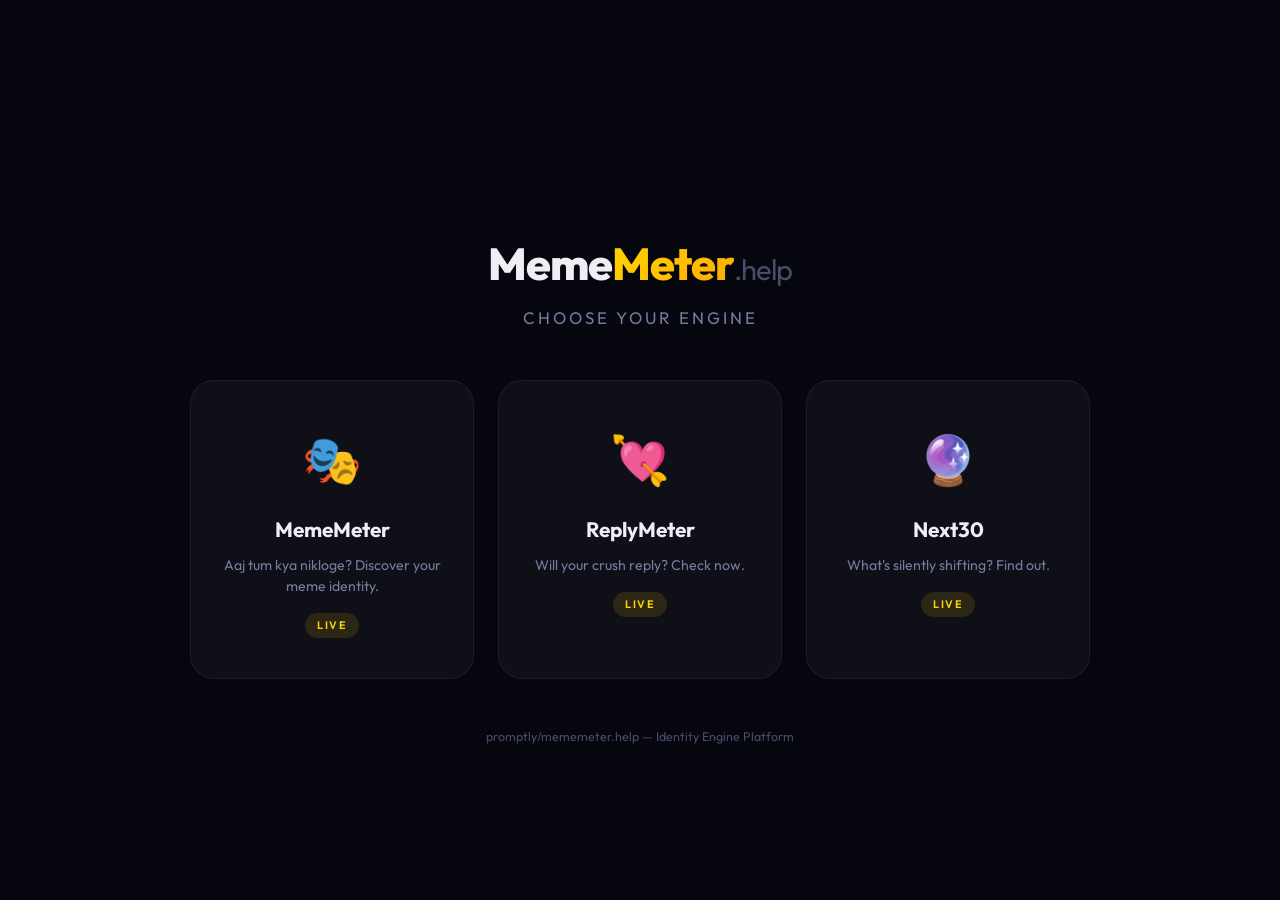
<file: index.html>
<!DOCTYPE html>
<html lang="en">

<head>
  <meta charset="UTF-8">
  <meta name="viewport" content="width=device-width, initial-scale=1">

  <!-- Google tag (gtag.js) -->
  <script async src="https://www.googletagmanager.com/gtag/js?id=G-XMS1JR7TPF"></script>
  <script>
    window.dataLayer = window.dataLayer || [];
    function gtag() { dataLayer.push(arguments); }
    gtag('js', new Date());
    gtag('config', 'G-XMS1JR7TPF');
  </script>

  <!-- ══ Primary SEO ═══════════════════════════════════════ -->
  <title>Promptly.help – Viral Identity & Relationship Tests</title>
  <meta name="description"
    content="Fun viral identity tests, relationship calculators and psychological future reveals." />
  <meta name="keywords"
    content="meme meter, meme personality test, meme test, sigma test, alpha test, savage or clown, meme identity, personality quiz, funny personality test, hinglish meme, meme generator, apna meme type check karo, sigma ya clown test, mememeter result, free meme quiz, meme level check, personality test hindi, identity test online free, viral meme test, psychological identity test" />
  <meta name="author" content="Promptly.help" />
  <meta name="robots" content="index, follow" />
  <link rel="canonical" href="https://mememeter.promptly.help/" />
  <meta name="theme-color" content="#06060e" />

  <!-- ══ Open Graph (Facebook, WhatsApp, Discord) ═════════ -->
  <meta property="og:type" content="website" />
  <meta property="og:site_name" content="Promptly.help" />
  <meta property="og:title" content="Promptly.help – Viral Identity & Relationship Tests" />
  <meta property="og:description"
    content="Fun viral identity tests, relationship calculators and psychological future reveals." />
  <meta property="og:url" content="https://mememeter.promptly.help/" />
  <meta property="og:image" content="https://mememeter.promptly.help/og-image.png?v=1" />
  <meta property="og:image:width" content="1200" />
  <meta property="og:image:height" content="630" />
  <meta property="og:locale" content="en_IN" />

  <!-- ══ Twitter Card ═════════════════════════════════════ -->
  <meta name="twitter:card" content="summary_large_image" />
  <meta name="twitter:title" content="Promptly.help – Viral Identity & Relationship Tests" />
  <meta name="twitter:description"
    content="Fun viral identity tests, relationship calculators and psychological future reveals." />
  <meta name="twitter:image" content="https://mememeter.promptly.help/og-image.png?v=1" />

  <!-- ══ JSON-LD Structured Data ══════════════════════════ -->
  <script type="application/ld+json">
  {
    "@context": "https://schema.org",
    "@type": "WebSite",
    "name": "Promptly.help",
    "alternateName": ["MemeMeter", "Meme Meter", "Meme Personality Test"],
    "url": "https://mememeter.promptly.help",
    "description": "Free meme personality test — discover your identity: Alpha Frequency, Dominance Protocol, Silent Operator, or Reality Check.",
    "inLanguage": ["en", "hi"],
    "potentialAction": {
      "@type": "SearchAction",
      "target": "https://mememeter.promptly.help/engines/mememeter.html?q={search_term_string}",
      "query-input": "required name=search_term_string"
    }
  }
  </script>
  <script type="application/ld+json">
  {
    "@context": "https://schema.org",
    "@type": "Organization",
    "name": "Promptly.help",
    "url": "https://mememeter.promptly.help",
    "logo": "https://mememeter.promptly.help/og-image.png?v=1",
    "sameAs": []
  }
  </script>

  <!-- ══ Fonts & Styles ══════════════════════════════════ -->
  <link rel="preconnect" href="https://fonts.googleapis.com" />
  <link rel="preconnect" href="https://fonts.gstatic.com" crossorigin />
  <link href="https://fonts.googleapis.com/css2?family=Outfit:wght@400;500;600;700;800&display=swap" rel="stylesheet" />
  <link rel="stylesheet" href="css/style.css" />
</head>

<body>

  <div class="home-wrapper">

    <!-- AD SLOT TOP -->
    <div class="ad-slot" id="ad-top">
      <script type="text/javascript">
        atOptions = {
          'key': 'fe56a36f080f993e6118dda8ee2bcd5e',
          'format': 'iframe',
          'height': 50,
          'width': 320,
          'params': {}
        };
      </script>
      <script type="text/javascript"
        src="//www.highperformanceformat.com/fe56a36f080f993e6118dda8ee2bcd5e/invoke.js"></script>
    </div>

    <div class="home-brand">
      <h1>Meme<span class="brand-accent">Meter</span><span class="brand-dot">.help</span></h1>
    </div>
    <p class="home-subtitle">Choose Your Engine</p>

    <div class="engine-grid">

      <!-- Engine 1: MemeMeter (LIVE) -->
      <a href="engines/mememeter.html" class="engine-card live" id="engine-mememeter">
        <span class="engine-card-emoji">🎭</span>
        <h2 class="engine-card-title">MemeMeter</h2>
        <p class="engine-card-desc">Aaj tum kya nikloge? Discover your meme identity.</p>
        <span class="engine-card-badge">Live</span>
      </a>

      <!-- Engine 2: ReplyMeter (LIVE) -->
      <a href="engines/replymeter.html" class="engine-card live" id="engine-replymeter">
        <span class="engine-card-emoji">💘</span>
        <h2 class="engine-card-title">ReplyMeter</h2>
        <p class="engine-card-desc">Will your crush reply? Check now.</p>
        <span class="engine-card-badge">Live</span>
      </a>

      <!-- Engine 3: Next30 (LIVE) -->
      <a href="engines/next30.html" class="engine-card live" id="engine-next30">
        <span class="engine-card-emoji">🔮</span>
        <h2 class="engine-card-title">Next30</h2>
        <p class="engine-card-desc">What's silently shifting? Find out.</p>
        <span class="engine-card-badge">Live</span>
      </a>

    </div>

    <p class="home-footer">promptly/mememeter.help — Identity Engine Platform</p>

  </div>

  <!-- AD SLOT STICKY -->
  <div class="ad-slot ad-slot--sticky" id="ad-sticky">
    <script type="text/javascript">
      atOptions = {
        'key': 'fe56a36f080f993e6118dda8ee2bcd5e',
        'format': 'iframe',
        'height': 50,
        'width': 320,
        'params': {}
      };
    </script>
    <script type="text/javascript"
      src="//www.highperformanceformat.com/fe56a36f080f993e6118dda8ee2bcd5e/invoke.js"></script>
  </div>

</body>

</html>
</file>
<file: css/style.css>
/* ═══════════════════════════════════════════════════════════════
   promptly/mememeter.help — Platform Stylesheet
   ═══════════════════════════════════════════════════════════════ */

/* ── Reset & Root ─────────────────────────────────────────── */
*,
*::before,
*::after {
    margin: 0;
    padding: 0;
    box-sizing: border-box;
}

:root {
    --bg-deep: #06060e;
    --bg-primary: #0a0a16;
    --bg-card: rgba(255, 255, 255, 0.04);
    --bg-card-hover: rgba(255, 255, 255, 0.08);
    --border-subtle: rgba(255, 255, 255, 0.06);
    --text-primary: #eeeef5;
    --text-secondary: #7a7a9e;
    --text-muted: #4a4a6a;
    --accent-gold: #ffd700;
    --radius-sm: 10px;
    --radius-md: 16px;
    --radius-lg: 24px;
    --font: 'Outfit', sans-serif;
    --ease: cubic-bezier(0.4, 0, 0.2, 1);

    /* Category glows (rgb for rgba usage) */
    --glow-alpha: 255, 215, 0;
    --glow-savage: 168, 85, 247;
    --glow-silent: 59, 130, 246;
    --glow-clown: 239, 68, 68;
    --glow-stable: 107, 114, 128;
}

html {
    scroll-behavior: smooth;
    -webkit-tap-highlight-color: transparent;
}

body {
    font-family: var(--font);
    background: var(--bg-deep);
    color: var(--text-primary);
    min-height: 100vh;
    line-height: 1.6;
    -webkit-font-smoothing: antialiased;
}

.hidden {
    display: none !important;
}

/* ═══ HOMEPAGE ═══════════════════════════════════════════════ */
.home-wrapper {
    min-height: 100vh;
    display: flex;
    flex-direction: column;
    align-items: center;
    justify-content: center;
    padding: 2rem 1.5rem;
    text-align: center;
}

.home-brand h1 {
    font-size: 2.8rem;
    font-weight: 800;
    letter-spacing: -1px;
    margin-bottom: 0.3rem;
}

.brand-accent {
    background: linear-gradient(135deg, #ffd700, #ffaa00);
    -webkit-background-clip: text;
    -webkit-text-fill-color: transparent;
    background-clip: text;
}

.brand-dot,
.logo-dot {
    color: var(--text-muted);
    font-weight: 400;
    font-size: 0.65em;
}

.home-subtitle {
    color: var(--text-secondary);
    font-size: 1.05rem;
    letter-spacing: 3px;
    text-transform: uppercase;
    margin-bottom: 3rem;
}

/* Engine Grid */
.engine-grid {
    display: grid;
    grid-template-columns: repeat(3, 1fr);
    gap: 1.5rem;
    max-width: 900px;
    width: 100%;
}

.engine-card {
    background: var(--bg-card);
    border: 1px solid var(--border-subtle);
    border-radius: var(--radius-lg);
    padding: 2.5rem 1.8rem;
    text-decoration: none;
    color: var(--text-primary);
    transition: all 0.3s var(--ease);
    position: relative;
}

.engine-card.live:hover {
    background: var(--bg-card-hover);
    transform: translateY(-6px);
    box-shadow: 0 20px 50px rgba(255, 215, 0, 0.08);
    border-color: rgba(255, 215, 0, 0.15);
}

.engine-card.coming-soon {
    opacity: 0.35;
    cursor: not-allowed;
}

.engine-card-emoji {
    font-size: 3rem;
    display: block;
    margin-bottom: 1rem;
}

.engine-card-title {
    font-size: 1.3rem;
    font-weight: 700;
    margin-bottom: 0.5rem;
}

.engine-card-desc {
    color: var(--text-secondary);
    font-size: 0.88rem;
    line-height: 1.5;
}

.engine-card-badge {
    display: inline-block;
    margin-top: 1rem;
    padding: 0.25rem 0.75rem;
    border-radius: 20px;
    font-size: 0.68rem;
    font-weight: 600;
    text-transform: uppercase;
    letter-spacing: 1.5px;
}

.engine-card.live .engine-card-badge {
    background: rgba(255, 215, 0, 0.12);
    color: var(--accent-gold);
}

.engine-card.coming-soon .engine-card-badge {
    background: rgba(255, 255, 255, 0.05);
    color: var(--text-muted);
}

.home-footer {
    margin-top: 3rem;
    color: var(--text-muted);
    font-size: 0.78rem;
}

/* ═══ ENGINE PAGE ════════════════════════════════════════════ */
.engine-container {
    max-width: 500px;
    margin: 0 auto;
    padding: 1.5rem;
    min-height: 100vh;
}

/* Ad Slots */
.ad-slot {
    width: 100%;
    min-height: 50px;
    display: flex;
    align-items: center;
    justify-content: center;
    margin: 0.8rem 0;
}

.ad-slot--sticky {
    position: fixed;
    bottom: 0;
    left: 0;
    right: 0;
    z-index: 100;
    background: var(--bg-deep);
}

.ad-placeholder {
    color: var(--text-muted);
    font-size: 0.65rem;
    text-transform: uppercase;
    letter-spacing: 2px;
    opacity: 0.25;
}

/* Header */
.engine-header {
    text-align: center;
    padding: 1.5rem 0 1rem;
}

.engine-logo {
    font-size: 2.2rem;
    font-weight: 800;
    letter-spacing: -1px;
}

.logo-accent {
    background: linear-gradient(135deg, #ffd700, #ffaa00);
    -webkit-background-clip: text;
    -webkit-text-fill-color: transparent;
    background-clip: text;
}

.engine-tagline {
    color: var(--text-secondary);
    font-size: 0.95rem;
    margin-top: 0.25rem;
}

/* Input Section */
.input-card {
    background: var(--bg-card);
    border: 1px solid var(--border-subtle);
    border-radius: var(--radius-lg);
    padding: 2rem 1.5rem;
}

.input-label {
    display: block;
    color: var(--text-secondary);
    font-size: 0.8rem;
    font-weight: 600;
    text-transform: uppercase;
    letter-spacing: 1px;
    margin-bottom: 0.5rem;
}

.input-field {
    width: 100%;
    padding: 0.85rem 1.1rem;
    background: rgba(255, 255, 255, 0.04);
    border: 1px solid var(--border-subtle);
    border-radius: var(--radius-sm);
    color: var(--text-primary);
    font-family: var(--font);
    font-size: 1rem;
    outline: none;
    transition: all 0.3s var(--ease);
    margin-bottom: 1.5rem;
}

.input-field::placeholder {
    color: var(--text-muted);
}

.input-field:focus {
    border-color: rgba(255, 215, 0, 0.4);
    box-shadow: 0 0 20px rgba(255, 215, 0, 0.06);
}

/* Mode Grid */
.mode-grid {
    display: grid;
    grid-template-columns: repeat(auto-fit, minmax(85px, 1fr));
    gap: 0.5rem;
    margin-bottom: 1.6rem;
}

.mode-btn {
    padding: 0.55rem 0.3rem;
    background: rgba(255, 255, 255, 0.03);
    border: 1px solid var(--border-subtle);
    border-radius: var(--radius-sm);
    color: var(--text-secondary);
    font-family: var(--font);
    font-size: 0.82rem;
    font-weight: 500;
    cursor: pointer;
    transition: all 0.3s var(--ease);
}

.mode-btn:hover {
    background: rgba(255, 255, 255, 0.06);
    color: var(--text-primary);
}

.mode-btn.active {
    background: rgba(255, 215, 0, 0.1);
    border-color: rgba(255, 215, 0, 0.3);
    color: var(--accent-gold);
}

/* CTA Button */
.cta-btn {
    width: 100%;
    padding: 0.95rem;
    background: linear-gradient(135deg, #ffd700, #ffaa00);
    border: none;
    border-radius: var(--radius-sm);
    color: #0a0a16;
    font-family: var(--font);
    font-size: 1.05rem;
    font-weight: 700;
    cursor: pointer;
    transition: all 0.3s var(--ease);
    display: flex;
    align-items: center;
    justify-content: center;
    gap: 0.5rem;
}

.cta-btn:hover {
    transform: translateY(-2px);
    box-shadow: 0 8px 25px rgba(255, 215, 0, 0.25);
}

.cta-btn:active {
    transform: translateY(0);
}

.cta-btn:disabled {
    opacity: 0.5;
    cursor: not-allowed;
    transform: none;
}

.cta-btn--secondary {
    background: rgba(255, 255, 255, 0.06);
    color: var(--text-primary);
    border: 1px solid var(--border-subtle);
}

.cta-btn--secondary:hover {
    background: rgba(255, 255, 255, 0.1);
    box-shadow: none;
}

/* Loading Section */
.loading-section {
    padding: 4rem 0;
    text-align: center;
}

.loader-ring {
    width: 80px;
    height: 80px;
    margin: 0 auto 2rem;
    position: relative;
}

.loader-ring .ring {
    position: absolute;
    inset: 0;
    border-radius: 50%;
    border: 3px solid transparent;
}

.loader-ring .ring:nth-child(1) {
    border-top-color: #ffd700;
    animation: spin 1.2s linear infinite;
}

.loader-ring .ring:nth-child(2) {
    border-right-color: #a855f7;
    animation: spin 1.8s linear infinite reverse;
}

.loader-ring .ring:nth-child(3) {
    border-bottom-color: #3b82f6;
    animation: spin 2.4s linear infinite;
}

@keyframes spin {
    to {
        transform: rotate(360deg);
    }
}

.loading-msg {
    color: var(--text-secondary);
    font-size: 0.95rem;
    min-height: 1.5em;
}

/* ═══ RESULT SECTION ═════════════════════════════════════════ */
.result-section {
    padding: 1rem 0 2rem;
    animation: fadeInUp 0.6s ease-out;
}

@keyframes fadeInUp {
    from {
        opacity: 0;
        transform: translateY(30px);
    }

    to {
        opacity: 1;
        transform: translateY(0);
    }
}

/* Meme Card */
.meme-card {
    border-radius: var(--radius-lg);
    padding: 2px;
    position: relative;
    overflow: hidden;
    --active-glow: var(--glow-stable);
    animation: glowPulse 3s ease-in-out infinite;
}

@keyframes glowPulse {

    0%,
    100% {
        box-shadow: 0 0 25px rgba(var(--active-glow), 0.12);
    }

    50% {
        box-shadow: 0 0 50px rgba(var(--active-glow), 0.28);
    }
}

.meme-card-inner {
    background: var(--bg-primary);
    border-radius: calc(var(--radius-lg) - 2px);
    padding: 2.5rem 1.8rem;
    text-align: center;
}

.meme-card-header {
    font-size: 0.65rem;
    text-transform: uppercase;
    letter-spacing: 3px;
    color: var(--text-muted);
    margin-bottom: 1.5rem;
}

.meme-emoji {
    font-size: 4rem;
    display: block;
    margin-bottom: 0.8rem;
    animation: emojiFloat 3s ease-in-out infinite;
}

@keyframes emojiFloat {

    0%,
    100% {
        transform: translateY(0);
    }

    50% {
        transform: translateY(-8px);
    }
}

.meme-title {
    font-size: 1.7rem;
    font-weight: 800;
    margin-bottom: 0.25rem;
    line-height: 1.2;
}

.meme-name {
    font-size: 0.85rem;
    color: var(--text-secondary);
    margin-bottom: 1rem;
}

.meme-text {
    font-size: 1rem;
    line-height: 1.7;
    color: var(--text-secondary);
    max-width: 330px;
    margin: 0 auto 1.5rem;
}

.meme-badge {
    display: inline-block;
    padding: 0.3rem 0.9rem;
    border-radius: 20px;
    font-size: 0.65rem;
    font-weight: 700;
    text-transform: uppercase;
    letter-spacing: 2px;
    margin-bottom: 1.5rem;
}

.meme-card-footer {
    font-size: 0.72rem;
    color: var(--text-muted);
}

.meme-card-footer strong {
    color: var(--text-secondary);
}

/* ── Category Card Themes ─────────────────────────────────── */
.meme-card[data-category="ALPHA"] {
    --active-glow: var(--glow-alpha);
    background: linear-gradient(135deg, rgba(255, 215, 0, 0.25), rgba(255, 170, 0, 0.08));
}

.meme-card[data-category="ALPHA"] .meme-title {
    color: #ffd700;
}

.meme-card[data-category="ALPHA"] .meme-badge {
    background: rgba(255, 215, 0, 0.12);
    color: #ffd700;
}

.meme-card[data-category="SAVAGE"] {
    --active-glow: var(--glow-savage);
    background: linear-gradient(135deg, rgba(168, 85, 247, 0.25), rgba(59, 130, 246, 0.08));
}

.meme-card[data-category="SAVAGE"] .meme-title {
    color: #c084fc;
}

.meme-card[data-category="SAVAGE"] .meme-badge {
    background: rgba(168, 85, 247, 0.12);
    color: #c084fc;
}

.meme-card[data-category="SILENT"] {
    --active-glow: var(--glow-silent);
    background: linear-gradient(135deg, rgba(59, 130, 246, 0.2), rgba(30, 58, 138, 0.08));
}

.meme-card[data-category="SILENT"] .meme-title {
    color: #60a5fa;
}

.meme-card[data-category="SILENT"] .meme-badge {
    background: rgba(59, 130, 246, 0.12);
    color: #60a5fa;
}

.meme-card[data-category="CLOWN"] {
    --active-glow: var(--glow-clown);
    background: linear-gradient(135deg, rgba(239, 68, 68, 0.25), rgba(249, 115, 22, 0.12));
}

.meme-card[data-category="CLOWN"] .meme-title {
    color: #f87171;
}

.meme-card[data-category="CLOWN"] .meme-badge {
    background: rgba(239, 68, 68, 0.12);
    color: #f87171;
}

.meme-card[data-category="STABLE"] {
    --active-glow: var(--glow-stable);
    background: linear-gradient(135deg, rgba(107, 114, 128, 0.15), rgba(75, 85, 99, 0.06));
}

.meme-card[data-category="STABLE"] .meme-title {
    color: #9ca3af;
}

.meme-card[data-category="STABLE"] .meme-badge {
    background: rgba(107, 114, 128, 0.12);
    color: #9ca3af;
}

/* Action Buttons */
.action-row {
    display: grid;
    grid-template-columns: repeat(2, 1fr);
    gap: 0.7rem;
    margin: 1.5rem 0;
}

.action-btn {
    padding: 0.7rem 0.4rem;
    background: var(--bg-card);
    border: 1px solid var(--border-subtle);
    border-radius: var(--radius-sm);
    color: var(--text-primary);
    font-family: var(--font);
    font-size: 0.82rem;
    font-weight: 500;
    cursor: pointer;
    transition: all 0.3s var(--ease);
    display: flex;
    align-items: center;
    justify-content: center;
    gap: 0.35rem;
}

.action-btn:hover {
    background: var(--bg-card-hover);
    transform: translateY(-1px);
}

.audio-controls {
    display: flex;
    gap: 0.5rem;
    margin-bottom: 1.2rem;
}

.audio-btn {
    flex: 1;
    padding: 0.55rem;
    background: rgba(255, 255, 255, 0.03);
    border: 1px solid var(--border-subtle);
    border-radius: var(--radius-sm);
    color: var(--text-secondary);
    font-family: var(--font);
    font-size: 0.78rem;
    cursor: pointer;
    transition: all 0.3s var(--ease);
    display: flex;
    align-items: center;
    justify-content: center;
    gap: 0.3rem;
}

.audio-btn:hover {
    background: rgba(255, 255, 255, 0.06);
    color: var(--text-primary);
}

/* ═══ RESPONSIVE ═════════════════════════════════════════════ */
@media (max-width: 768px) {
    .engine-grid {
        grid-template-columns: 1fr;
        max-width: 360px;
        margin: 0 auto;
    }

    .home-brand h1 {
        font-size: 2.2rem;
    }
}

@media (max-width: 500px) {
    .engine-logo {
        font-size: 1.8rem;
    }

    .meme-title {
        font-size: 1.45rem;
    }

    .meme-emoji {
        font-size: 3.2rem;
    }

    .mode-grid {
        grid-template-columns: repeat(3, 1fr);
    }
}

@media (max-width: 380px) {
    .mode-grid {
        grid-template-columns: repeat(2, 1fr);
    }

    .action-row {
        grid-template-columns: 1fr;
    }
}


/* ═══════════════════════════════════════════════════════════════
   REPLYMETER ENGINE — Styles
   ═══════════════════════════════════════════════════════════════ */

/* ── Progress Dots ──────────────────────────────────────── */
.rm-progress {
    display: flex;
    justify-content: center;
    gap: 0.6rem;
    margin-bottom: 1.8rem;
}

.rm-dot {
    width: 32px;
    height: 32px;
    border-radius: 50%;
    background: rgba(255, 255, 255, 0.04);
    border: 1px solid var(--border-subtle);
    color: var(--text-muted);
    font-size: 0.7rem;
    font-weight: 600;
    display: flex;
    align-items: center;
    justify-content: center;
    transition: all 0.3s var(--ease);
}

.rm-dot.active {
    border-color: rgba(255, 215, 0, 0.4);
    color: var(--accent-gold);
    background: rgba(255, 215, 0, 0.08);
}

.rm-dot.done {
    background: rgba(255, 215, 0, 0.15);
    border-color: rgba(255, 215, 0, 0.5);
    color: var(--accent-gold);
}

/* ── Wizard Steps ───────────────────────────────────────── */
.rm-wizard {
    position: relative;
    min-height: 200px;
}

.rm-step {
    display: none;
    animation: rmFadeIn 0.35s ease-out;
}

.rm-step.active {
    display: block;
}

@keyframes rmFadeIn {
    from {
        opacity: 0;
        transform: translateX(20px);
    }

    to {
        opacity: 1;
        transform: translateX(0);
    }
}

.rm-step-label {
    font-size: 1.05rem;
    font-weight: 600;
    color: var(--text-primary);
    margin-bottom: 1rem;
    text-align: center;
}

/* ── Radio Buttons (large, tap-friendly) ────────────────── */
.rm-radio-grid {
    display: grid;
    grid-template-columns: 1fr;
    gap: 0.5rem;
}

.rm-radio-btn {
    width: 100%;
    padding: 0.85rem 1rem;
    background: rgba(255, 255, 255, 0.03);
    border: 1px solid var(--border-subtle);
    border-radius: var(--radius-sm);
    color: var(--text-secondary);
    font-family: var(--font);
    font-size: 0.92rem;
    font-weight: 500;
    cursor: pointer;
    transition: all 0.25s var(--ease);
    text-align: left;
}

.rm-radio-btn:hover {
    background: rgba(255, 255, 255, 0.06);
    color: var(--text-primary);
}

.rm-radio-btn.selected {
    background: rgba(255, 215, 0, 0.1);
    border-color: rgba(255, 215, 0, 0.35);
    color: var(--accent-gold);
    font-weight: 600;
}

/* ── Confidence Slider ──────────────────────────────────── */
.rm-slider-wrap {
    padding: 1.5rem 0 2rem;
    text-align: center;
}

.rm-slider {
    width: 100%;
    height: 6px;
    -webkit-appearance: none;
    appearance: none;
    background: rgba(255, 255, 255, 0.08);
    border-radius: 3px;
    outline: none;
}

.rm-slider::-webkit-slider-thumb {
    -webkit-appearance: none;
    width: 28px;
    height: 28px;
    border-radius: 50%;
    background: linear-gradient(135deg, #ffd700, #ffaa00);
    border: none;
    cursor: pointer;
    box-shadow: 0 4px 15px rgba(255, 215, 0, 0.3);
}

.rm-slider::-moz-range-thumb {
    width: 28px;
    height: 28px;
    border-radius: 50%;
    background: linear-gradient(135deg, #ffd700, #ffaa00);
    border: none;
    cursor: pointer;
    box-shadow: 0 4px 15px rgba(255, 215, 0, 0.3);
}

.rm-slider-value {
    margin-top: 0.8rem;
    font-size: 2rem;
    font-weight: 800;
    color: var(--accent-gold);
}

/* ── Check Button inside wizard ─────────────────────────── */
.rm-check-btn {
    margin-top: 1rem;
}

/* ── Typing Bubble Loading ──────────────────────────────── */
.rm-loading-section {
    padding: 5rem 0;
    text-align: center;
}

.rm-typing-bubble {
    display: inline-flex;
    gap: 6px;
    background: rgba(255, 255, 255, 0.06);
    padding: 1rem 1.5rem;
    border-radius: 20px 20px 20px 4px;
    margin-bottom: 1.5rem;
}

.rm-typing-dot {
    width: 10px;
    height: 10px;
    border-radius: 50%;
    background: var(--text-secondary);
    animation: rmTypingBounce 1.4s ease-in-out infinite;
}

.rm-typing-dot:nth-child(2) {
    animation-delay: 0.15s;
}

.rm-typing-dot:nth-child(3) {
    animation-delay: 0.3s;
}

@keyframes rmTypingBounce {

    0%,
    60%,
    100% {
        transform: translateY(0);
        opacity: 0.4;
    }

    30% {
        transform: translateY(-10px);
        opacity: 1;
    }
}

/* ── Result Card (1:1 square) ───────────────────────────── */
.rm-result-card {
    border-radius: var(--radius-lg);
    padding: 2px;
    position: relative;
    overflow: hidden;
    animation: glowPulse 3s ease-in-out infinite;
    aspect-ratio: 1 / 1;
    max-width: 420px;
    margin: 0 auto;
}

.rm-card-inner {
    background: var(--bg-primary);
    border-radius: calc(var(--radius-lg) - 2px);
    padding: 2.5rem 1.8rem;
    text-align: center;
    display: flex;
    flex-direction: column;
    align-items: center;
    justify-content: center;
    height: 100%;
}

/* ── Percent Display ────────────────────────────────────── */
.rm-percent-wrap {
    margin: 1rem 0;
}

.rm-percent {
    font-size: 5rem;
    font-weight: 800;
    line-height: 1;
    background: linear-gradient(135deg, #ffd700, #ffaa00);
    -webkit-background-clip: text;
    -webkit-text-fill-color: transparent;
    background-clip: text;
}

.rm-range-title {
    font-size: 1.2rem;
    font-weight: 700;
    margin-bottom: 1rem;
    color: var(--text-primary);
}

.rm-dialogue {
    font-size: 0.95rem;
    line-height: 1.7;
    color: var(--text-secondary);
    white-space: pre-line;
    max-width: 300px;
    margin: 0 auto 1.5rem;
}

/* ── Range Glow Themes ──────────────────────────────────── */
.rm-glow-green {
    --active-glow: 74, 222, 128;
    background: linear-gradient(135deg, rgba(74, 222, 128, 0.2), rgba(34, 197, 94, 0.06));
}

.rm-glow-green .rm-percent {
    background: linear-gradient(135deg, #4ade80, #22c55e);
    -webkit-background-clip: text;
    background-clip: text;
}

.rm-glow-green .rm-range-title {
    color: #4ade80;
}

.rm-glow-delay {
    --active-glow: 251, 191, 36;
    background: linear-gradient(135deg, rgba(251, 191, 36, 0.2), rgba(245, 158, 11, 0.06));
}

.rm-glow-delay .rm-percent {
    background: linear-gradient(135deg, #fbbf24, #f59e0b);
    -webkit-background-clip: text;
    background-clip: text;
}

.rm-glow-delay .rm-range-title {
    color: #fbbf24;
}

.rm-glow-overthink {
    --active-glow: 251, 146, 60;
    background: linear-gradient(135deg, rgba(251, 146, 60, 0.2), rgba(234, 88, 12, 0.06));
}

.rm-glow-overthink .rm-percent {
    background: linear-gradient(135deg, #fb923c, #ea580c);
    -webkit-background-clip: text;
    background-clip: text;
}

.rm-glow-overthink .rm-range-title {
    color: #fb923c;
}

.rm-glow-danger {
    --active-glow: 239, 68, 68;
    background: linear-gradient(135deg, rgba(239, 68, 68, 0.25), rgba(185, 28, 28, 0.08));
}

.rm-glow-danger .rm-percent {
    background: linear-gradient(135deg, #ef4444, #b91c1c);
    -webkit-background-clip: text;
    background-clip: text;
}

.rm-glow-danger .rm-range-title {
    color: #ef4444;
}

.rm-glow-brother {
    --active-glow: 148, 163, 184;
    background: linear-gradient(135deg, rgba(148, 163, 184, 0.15), rgba(100, 116, 139, 0.06));
}

.rm-glow-brother .rm-percent {
    background: linear-gradient(135deg, #94a3b8, #64748b);
    -webkit-background-clip: text;
    background-clip: text;
}

.rm-glow-brother .rm-range-title {
    color: #94a3b8;
}

/* ── ReplyMeter Responsive ──────────────────────────────── */
@media (max-width: 500px) {
    .rm-percent {
        font-size: 4rem;
    }

    .rm-result-card {
        max-width: 340px;
    }

    .rm-card-inner {
        padding: 2rem 1.4rem;
    }

    .rm-dialogue {
        font-size: 0.88rem;
    }
}


/* ═══════════════════════════════════════════════════════════════
   NEXT30 ENGINE — Styles
   ═══════════════════════════════════════════════════════════════ */

/* ── Cinematic Overlay ──────────────────────────────────── */
.n30-overlay {
    position: fixed;
    inset: 0;
    background: rgba(0, 0, 0, 0);
    pointer-events: none;
    z-index: 50;
    transition: background 1.5s ease;
}

.n30-overlay.n30-darken {
    background: rgba(0, 0, 0, 0.55);
}

/* ── Progress Dots ──────────────────────────────────────── */
.n30-progress {
    display: flex;
    justify-content: center;
    gap: 0.6rem;
    margin-bottom: 1.8rem;
}

.n30-dot {
    width: 32px;
    height: 32px;
    border-radius: 50%;
    background: rgba(255, 255, 255, 0.04);
    border: 1px solid var(--border-subtle);
    color: var(--text-muted);
    font-size: 0.7rem;
    font-weight: 600;
    display: flex;
    align-items: center;
    justify-content: center;
    transition: all 0.3s var(--ease);
}

.n30-dot.active {
    border-color: rgba(168, 85, 247, 0.4);
    color: #c084fc;
    background: rgba(168, 85, 247, 0.08);
}

.n30-dot.done {
    background: rgba(168, 85, 247, 0.15);
    border-color: rgba(168, 85, 247, 0.5);
    color: #c084fc;
}

/* ── Wizard Steps ───────────────────────────────────────── */
.n30-wizard {
    position: relative;
    min-height: 220px;
}

.n30-step {
    display: none;
    animation: n30FadeIn 0.4s ease-out;
}

.n30-step.active {
    display: block;
}

@keyframes n30FadeIn {
    from {
        opacity: 0;
        transform: translateY(12px);
    }

    to {
        opacity: 1;
        transform: translateY(0);
    }
}

.n30-step-label {
    font-size: 1.05rem;
    font-weight: 600;
    color: var(--text-primary);
    margin-bottom: 1rem;
    text-align: center;
}

/* ── Option Buttons ─────────────────────────────────────── */
.n30-option-grid {
    display: grid;
    grid-template-columns: 1fr;
    gap: 0.5rem;
}

.n30-option-btn {
    width: 100%;
    padding: 0.85rem 1rem;
    background: rgba(255, 255, 255, 0.02);
    border: 1px solid var(--border-subtle);
    border-radius: var(--radius-sm);
    color: var(--text-secondary);
    font-family: var(--font);
    font-size: 0.92rem;
    font-weight: 500;
    cursor: pointer;
    transition: all 0.25s var(--ease);
    text-align: left;
}

.n30-option-btn:hover {
    background: rgba(168, 85, 247, 0.05);
    border-color: rgba(168, 85, 247, 0.2);
    color: var(--text-primary);
}

.n30-option-btn.selected {
    background: rgba(168, 85, 247, 0.1);
    border-color: rgba(168, 85, 247, 0.35);
    color: #c084fc;
    font-weight: 600;
}

.n30-card-dark {
    background: rgba(255, 255, 255, 0.02);
}

/* ── Reveal Button ──────────────────────────────────────── */
.n30-reveal-btn {
    background: linear-gradient(135deg, #7c3aed, #a855f7);
    color: #fff;
    margin-top: 1rem;
}

.n30-reveal-btn:hover {
    box-shadow: 0 8px 25px rgba(168, 85, 247, 0.3);
}

/* ── Loading Section ────────────────────────────────────── */
.n30-loading-section {
    padding: 6rem 0;
    text-align: center;
    position: relative;
    z-index: 60;
}

.n30-pulse-ring {
    width: 60px;
    height: 60px;
    margin: 0 auto 2rem;
    border-radius: 50%;
    border: 2px solid rgba(168, 85, 247, 0.4);
    animation: n30Pulse 1.6s ease-in-out infinite;
}

@keyframes n30Pulse {
    0% {
        transform: scale(0.8);
        opacity: 1;
        box-shadow: 0 0 0 0 rgba(168, 85, 247, 0.4);
    }

    70% {
        transform: scale(1.3);
        opacity: 0.5;
        box-shadow: 0 0 30px 10px rgba(168, 85, 247, 0);
    }

    100% {
        transform: scale(0.8);
        opacity: 1;
        box-shadow: 0 0 0 0 rgba(168, 85, 247, 0);
    }
}

.n30-loading-msg {
    color: var(--text-secondary);
    font-size: 0.95rem;
    min-height: 1.5em;
    transition: opacity 0.25s ease;
}

/* ── Result Card ────────────────────────────────────────── */
.n30-result-card {
    border-radius: var(--radius-lg);
    padding: 2px;
    position: relative;
    overflow: hidden;
    animation: glowPulse 4s ease-in-out infinite;
}

.n30-result-header {
    font-size: 0.6rem;
    text-transform: uppercase;
    letter-spacing: 4px;
    color: var(--text-muted);
    margin-bottom: 1.2rem;
    text-align: center;
    padding-top: 2rem;
}

.n30-mode-icon {
    font-size: 2.5rem;
    text-align: center;
    margin-bottom: 0.5rem;
}

.n30-mode-title {
    font-size: 1.3rem;
    font-weight: 700;
    text-align: center;
    margin-bottom: 1.5rem;
    color: var(--text-primary);
}

/* ── 4 Structured Blocks ────────────────────────────────── */
.n30-blocks {
    padding: 0 1.8rem 1.5rem;
}

.n30-block {
    margin-bottom: 1.4rem;
    padding-bottom: 1.4rem;
    border-bottom: 1px solid rgba(255, 255, 255, 0.04);
}

.n30-block:last-child {
    border-bottom: none;
    margin-bottom: 0;
    padding-bottom: 0;
}

.n30-block-label {
    font-size: 0.65rem;
    text-transform: uppercase;
    letter-spacing: 2px;
    color: var(--text-muted);
    margin-bottom: 0.4rem;
    font-weight: 600;
}

.n30-block-text {
    font-size: 0.92rem;
    line-height: 1.7;
    color: var(--text-secondary);
}

/* ── Closing Line ───────────────────────────────────────── */
.n30-closing {
    text-align: center;
    font-size: 0.82rem;
    font-style: italic;
    color: var(--text-muted);
    padding: 0.8rem 1.8rem 2rem;
    opacity: 0.8;
}

/* ── Mode Glow Themes ───────────────────────────────────── */
.n30-glow-emotional {
    --active-glow: 168, 85, 247;
    background: linear-gradient(135deg, rgba(168, 85, 247, 0.12), rgba(88, 28, 135, 0.04));
}

.n30-glow-emotional .n30-mode-title {
    color: #c084fc;
}

.n30-glow-emotional .n30-block-label {
    color: rgba(192, 132, 252, 0.6);
}

.n30-glow-external {
    --active-glow: 234, 179, 8;
    background: linear-gradient(135deg, rgba(234, 179, 8, 0.12), rgba(161, 98, 7, 0.04));
}

.n30-glow-external .n30-mode-title {
    color: #fbbf24;
}

.n30-glow-external .n30-block-label {
    color: rgba(251, 191, 36, 0.6);
}

.n30-glow-growth {
    --active-glow: 45, 212, 191;
    background: linear-gradient(135deg, rgba(45, 212, 191, 0.12), rgba(15, 118, 110, 0.04));
}

.n30-glow-growth .n30-mode-title {
    color: #2dd4bf;
}

.n30-glow-growth .n30-block-label {
    color: rgba(45, 212, 191, 0.6);
}

.n30-glow-relationship {
    --active-glow: 244, 114, 182;
    background: linear-gradient(135deg, rgba(244, 114, 182, 0.12), rgba(190, 24, 93, 0.04));
}

.n30-glow-relationship .n30-mode-title {
    color: #f472b6;
}

.n30-glow-relationship .n30-block-label {
    color: rgba(244, 114, 182, 0.6);
}

.n30-glow-reset {
    --active-glow: 148, 163, 184;
    background: linear-gradient(135deg, rgba(148, 163, 184, 0.1), rgba(71, 85, 105, 0.04));
}

.n30-glow-reset .n30-mode-title {
    color: #94a3b8;
}

.n30-glow-reset .n30-block-label {
    color: rgba(148, 163, 184, 0.6);
}

/* ── Export Card (hidden, 1:1 for html2canvas) ──────────── */
.n30-export-card {
    position: fixed;
    top: -9999px;
    left: -9999px;
    width: 420px;
    height: 420px;
    background: #06060e;
    border-radius: 24px;
    display: flex;
    align-items: center;
    justify-content: center;
    z-index: -1;
}

.n30-export-inner {
    text-align: center;
    padding: 2.5rem;
    width: 100%;
}

.n30-export-header {
    font-size: 0.6rem;
    text-transform: uppercase;
    letter-spacing: 4px;
    color: var(--text-muted);
    margin-bottom: 1.5rem;
}

.n30-export-title {
    font-size: 1.3rem;
    font-weight: 700;
    color: #c084fc;
    margin-bottom: 1.2rem;
}

.n30-export-summary {
    font-size: 0.88rem;
    line-height: 1.7;
    color: var(--text-secondary);
    margin-bottom: 2rem;
    padding: 0 1rem;
}

.n30-export-closing {
    font-size: 0.78rem;
    font-style: italic;
    color: var(--text-muted);
    margin-bottom: 1.5rem;
}

.n30-export-footer {
    font-size: 0.72rem;
    color: var(--text-muted);
    font-weight: 600;
    letter-spacing: 1px;
}

/* ── Next30 Action Row ──────────────────────────────────── */
.n30-actions {
    grid-template-columns: repeat(3, 1fr);
}

/* ── Next30 Responsive ──────────────────────────────────── */
@media (max-width: 500px) {
    .n30-mode-title {
        font-size: 1.15rem;
    }

    .n30-blocks {
        padding: 0 1.2rem 1.2rem;
    }

    .n30-block-text {
        font-size: 0.85rem;
    }

    .n30-actions {
        grid-template-columns: 1fr;
    }

    .n30-export-card {
        width: 340px;
        height: 340px;
    }
}
</file>
